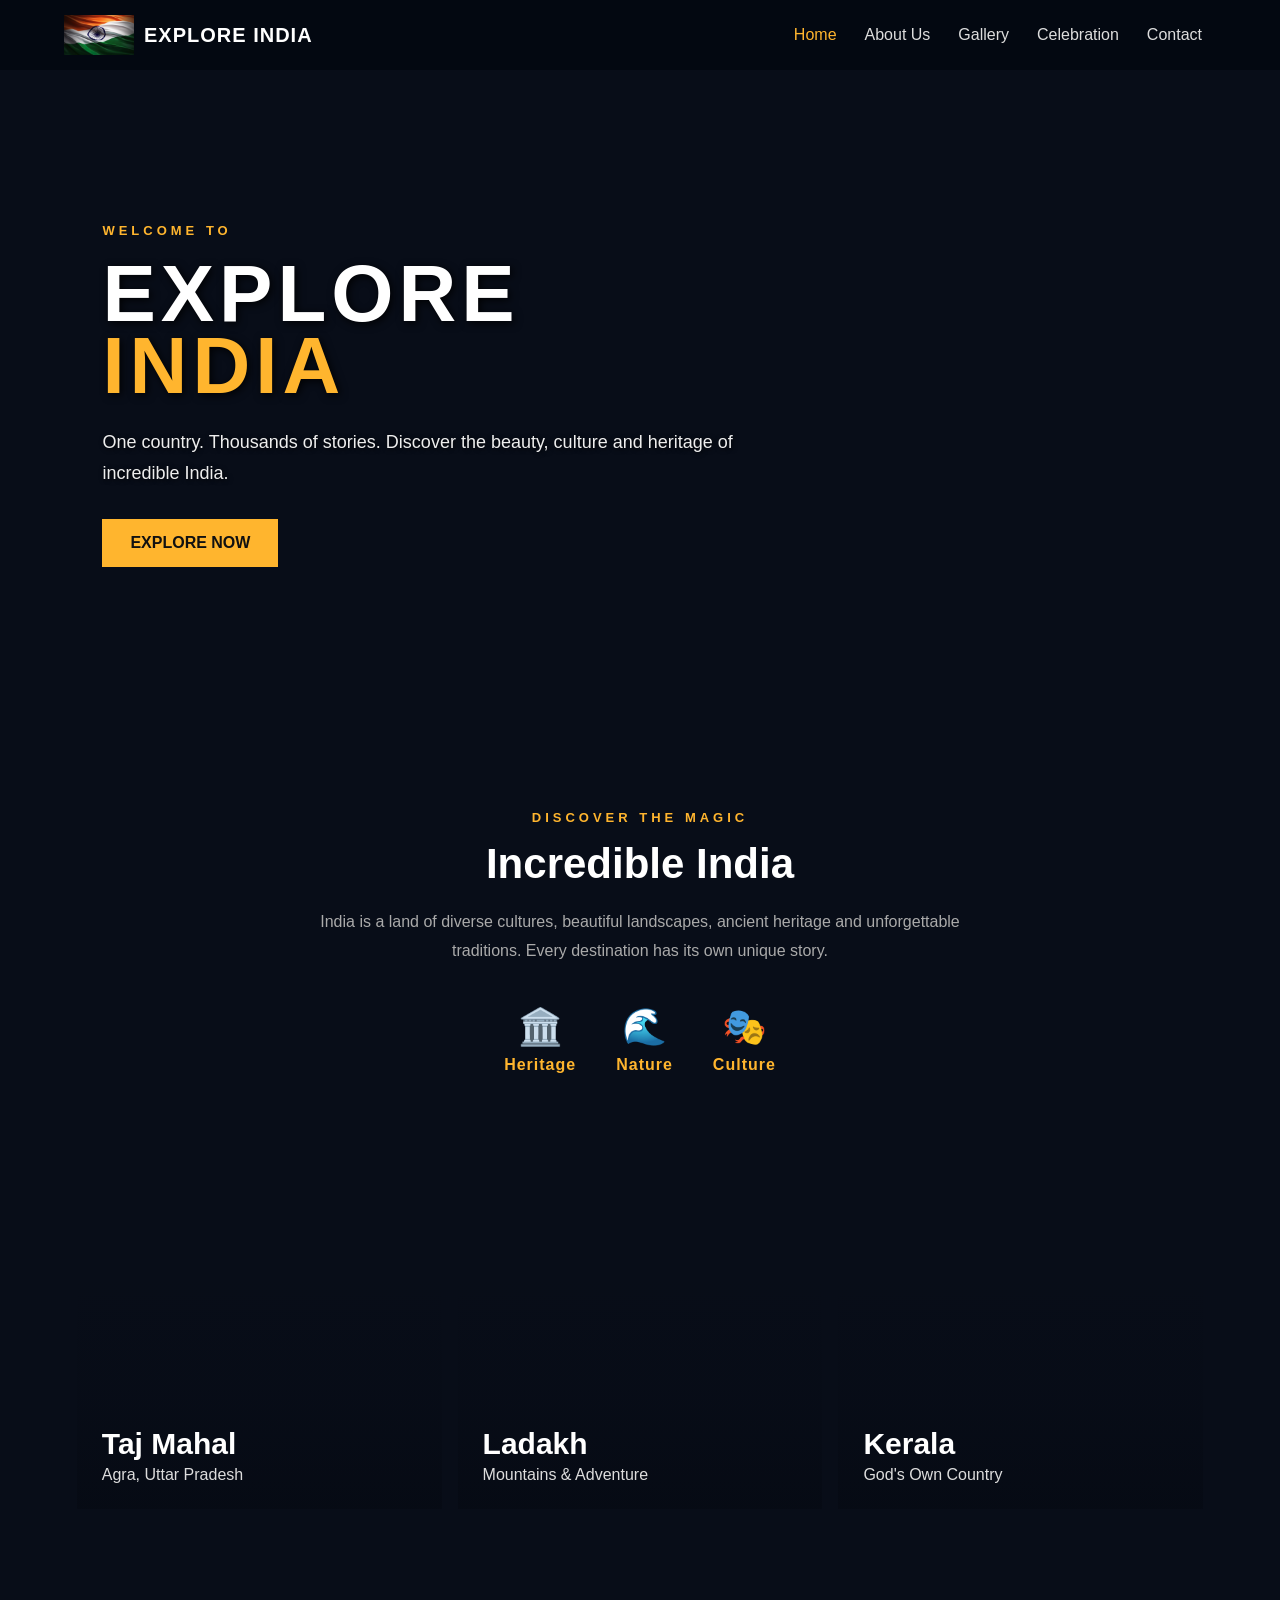
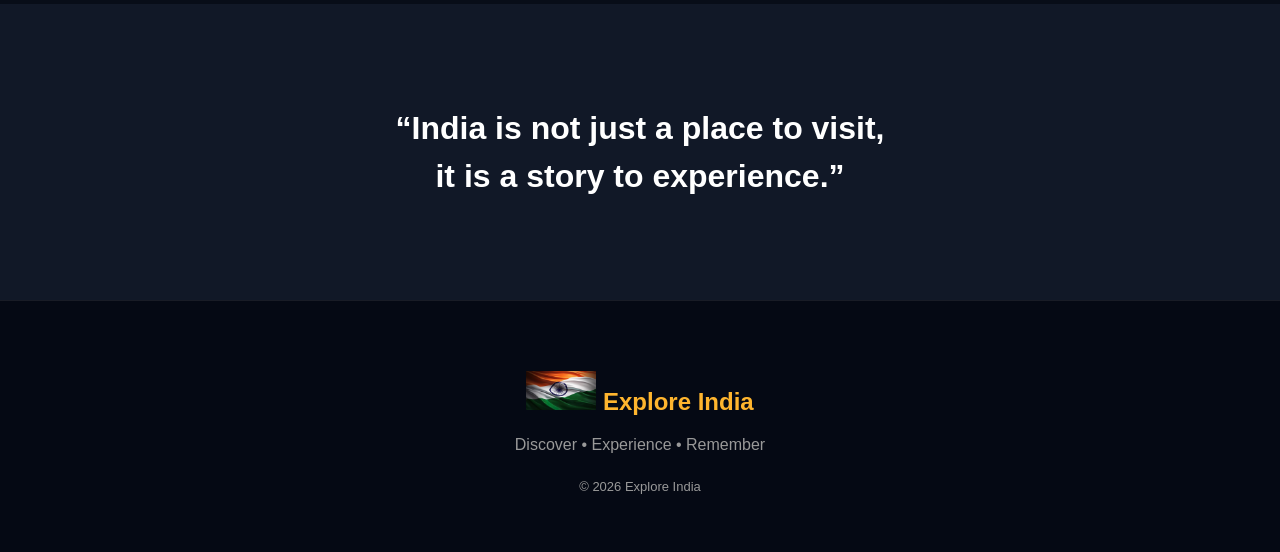
<file: index.html>
<!DOCTYPE html>
<html lang="en">
<head>
    <meta charset="UTF-8">
    <meta name="viewport" content="width=device-width, initial-scale=1.0">
    <meta name="description" content="Explore India's destinations, culture, heritage and traditions.">
    <title>Explore India</title>
    <link rel="stylesheet" href="w3.css">
    <link rel="stylesheet" href="style.css">
</head>
<body>
    <nav class="navbar" aria-label="Main navigation">
        <a class="logo" href="index.html"><img src="flag.jpg" width="70" alt="Indian flag">EXPLORE INDIA</a>
        <div class="nav-links">
            <a class="active" href="index.html" aria-current="page">Home</a>
            <a href="about.html">About Us</a>
            <a href="gallery.html">Gallery</a>
            <a href="celebration.html">Celebration</a>
            <a href="contact.html">Contact</a>
        </div>
    </nav>

    <main>
        <section class="hero">
            <video class="bg-video" autoplay muted loop playsinline aria-hidden="true">
                <source src="https://res.cloudinary.com/nxivxf77/video/upload/v1793941244/premmandir.mp4" type="video/mp4">
            </video>
            <div class="video-overlay" aria-hidden="true"></div>
            <div class="hero-content">
                <p class="small-title">WELCOME TO</p>
                <h1>EXPLORE<br><span>INDIA</span></h1>
                <p>One country. Thousands of stories. Discover the beauty, culture and heritage of incredible India.</p>
                <a href="gallery.html" class="explore-btn">EXPLORE NOW</a>
            </div>
        </section>

        <section class="intro w3-container">
            <p class="section-small">DISCOVER THE MAGIC</p>
            <h2>Incredible India</h2>
            <p class="intro-text">India is a land of diverse cultures, beautiful landscapes, ancient heritage and unforgettable traditions. Every destination has its own unique story.</p>
            <div class="intro-highlights">
                <div class="intro-item"><span aria-hidden="true">🏛️</span><h3>Heritage</h3></div>
                <div class="intro-item"><span aria-hidden="true">🌊</span><h3>Nature</h3></div>
                <div class="intro-item"><span aria-hidden="true">🎭</span><h3>Culture</h3></div>
            </div>
        </section>

        <section class="destination-section w3-container" aria-label="Featured destinations">
            <div class="w3-row-padding">
                <div class="w3-third"><article class="place-card">
                    <video autoplay muted loop playsinline class="card-video" aria-hidden="true"><source src="https://res.cloudinary.com/nxivxf77/video/upload/v1793941381/tajmahal.mp4" type="video/mp4"></video>
                    <div><h2>Taj Mahal</h2><p>Agra, Uttar Pradesh</p></div>
                </article></div>
                <div class="w3-third"><article class="place-card">
                    <video autoplay muted loop playsinline class="card-video" aria-hidden="true"><source src="https://res.cloudinary.com/nxivxf77/video/upload/v1793941648/ladakh.mp4" type="video/mp4"></video>
                    <div><h2>Ladakh</h2><p>Mountains &amp; Adventure</p></div>
                </article></div>
                <div class="w3-third"><article class="place-card">
                    <video autoplay muted loop playsinline class="card-video" aria-hidden="true"><source src="https://res.cloudinary.com/nxivxf77/video/upload/v1793941556/kerala.mp4" type="video/mp4"></video>
                    <div><h2>Kerala</h2><p>God's Own Country</p></div>
                </article></div>
            </div>
        </section>

        <section class="quote-section">
            <h2>“India is not just a place to visit,<br>it is a story to experience.”</h2>
        </section>
    </main>

    <footer>
        <h2><img src="flag.jpg" width="70" alt="Indian flag"> Explore India</h2>
        <p>Discover • Experience • Remember</p>
        <p class="copyright">© 2026 Explore India</p>
    </footer>
</body>
</html>
</file>
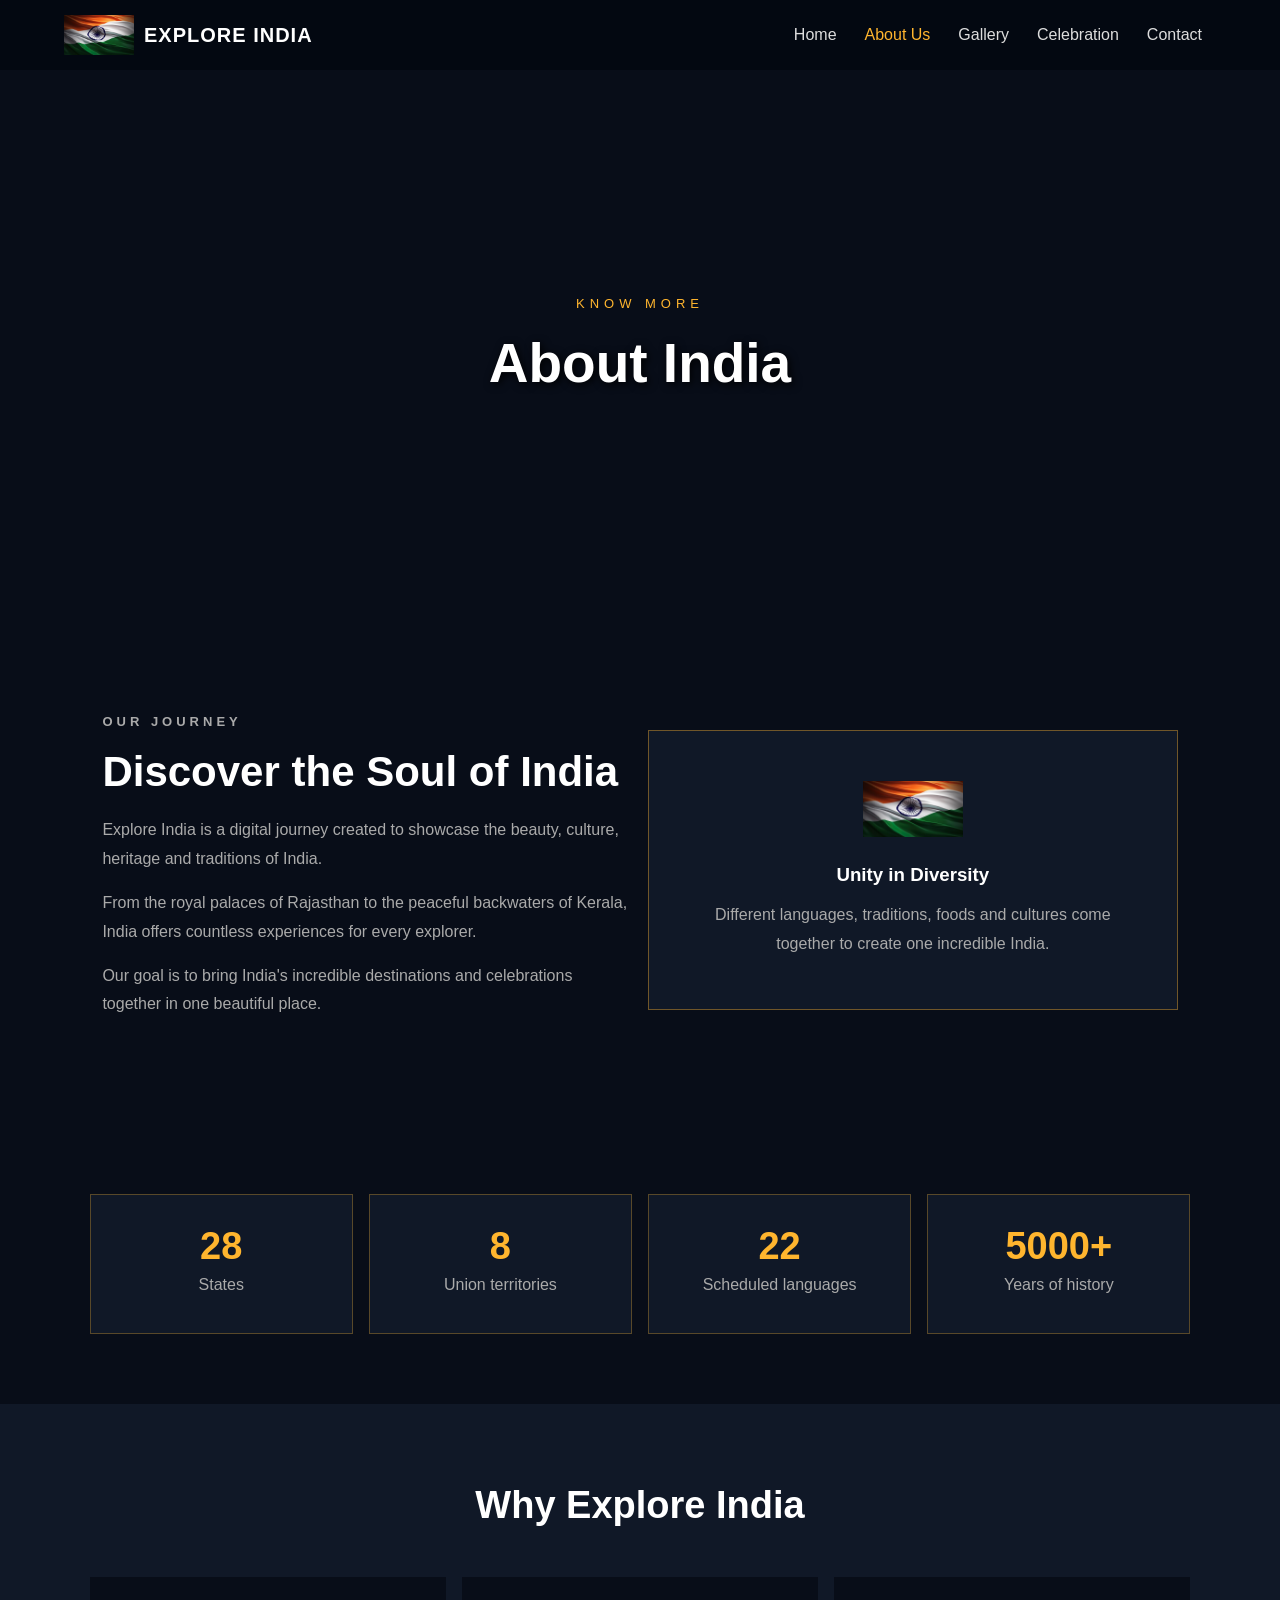
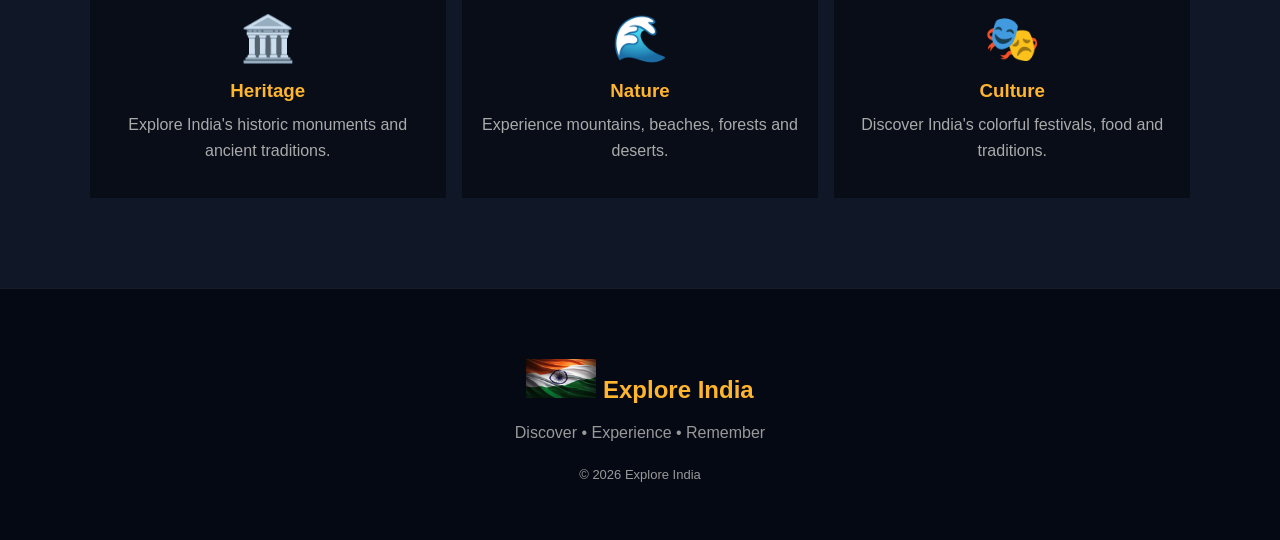
<file: about.html>
<!DOCTYPE html>
<html lang="en">
<head>
    <meta charset="UTF-8">
    <meta name="viewport" content="width=device-width, initial-scale=1.0">
    <meta name="description" content="Learn about India's diverse culture, history and heritage.">
    <title>Explore India | About Us</title>
    <link rel="stylesheet" href="w3.css">
    <link rel="stylesheet" href="style.css">
</head>
<body>
    <nav class="navbar" aria-label="Main navigation">
        <a class="logo" href="index.html"><img src="flag.jpg" width="70" alt="Indian flag">EXPLORE INDIA</a>
        <div class="nav-links">
            <a href="index.html">Home</a>
            <a class="active" href="about.html" aria-current="page">About Us</a>
            <a href="gallery.html">Gallery</a>
            <a href="celebration.html">Celebration</a>
            <a href="contact.html">Contact</a>
        </div>
    </nav>

    <main>
        <section class="page-header">
            <video autoplay muted loop playsinline class="bg-video" aria-hidden="true"><source src="https://res.cloudinary.com/nxivxf77/video/upload/v1793941338/tajmahal2.mp4" type="video/mp4"></video>
            <div class="header-overlay" aria-hidden="true"></div>
            <p>KNOW MORE</p>
            <h1>About India</h1>
        </section>

        <section class="about-section w3-container">
            <div class="w3-row-padding">
                <div class="w3-half">
                    <p class="section-small">OUR JOURNEY</p>
                    <h2>Discover the Soul of India</h2>
                    <p>Explore India is a digital journey created to showcase the beauty, culture, heritage and traditions of India.</p>
                    <p>From the royal palaces of Rajasthan to the peaceful backwaters of Kerala, India offers countless experiences for every explorer.</p>
                    <p>Our goal is to bring India's incredible destinations and celebrations together in one beautiful place.</p>
                </div>
                <div class="w3-half">
                    <div class="about-box">
                        <h3><img src="flag.jpg" width="100" alt="Indian flag"><br><br>Unity in Diversity</h3>
                        <p>Different languages, traditions, foods and cultures come together to create one incredible India.</p>
                    </div>
                </div>
            </div>
        </section>

        <section class="stats-section" aria-label="India facts">
            <div class="w3-row-padding">
                <div class="w3-quarter"><div class="stat-card"><h3>28</h3><p>States</p></div></div>
                <div class="w3-quarter"><div class="stat-card"><h3>8</h3><p>Union territories</p></div></div>
                <div class="w3-quarter"><div class="stat-card"><h3>22</h3><p>Scheduled languages</p></div></div>
                <div class="w3-quarter"><div class="stat-card"><h3>5000+</h3><p>Years of history</p></div></div>
            </div>
        </section>

        <section class="features">
            <h2>Why Explore India</h2>
            <div class="w3-row-padding">
                <div class="w3-third"><article class="feature-card"><span aria-hidden="true">🏛️</span><h3>Heritage</h3><p>Explore India's historic monuments and ancient traditions.</p></article></div>
                <div class="w3-third"><article class="feature-card"><span aria-hidden="true">🌊</span><h3>Nature</h3><p>Experience mountains, beaches, forests and deserts.</p></article></div>
                <div class="w3-third"><article class="feature-card"><span aria-hidden="true">🎭</span><h3>Culture</h3><p>Discover India's colorful festivals, food and traditions.</p></article></div>
            </div>
        </section>
    </main>

    <footer>
        <h2><img src="flag.jpg" width="70" alt="Indian flag"> Explore India</h2>
        <p>Discover • Experience • Remember</p>
        <p class="copyright">© 2026 Explore India</p>
    </footer>
</body>
</html>
</file>
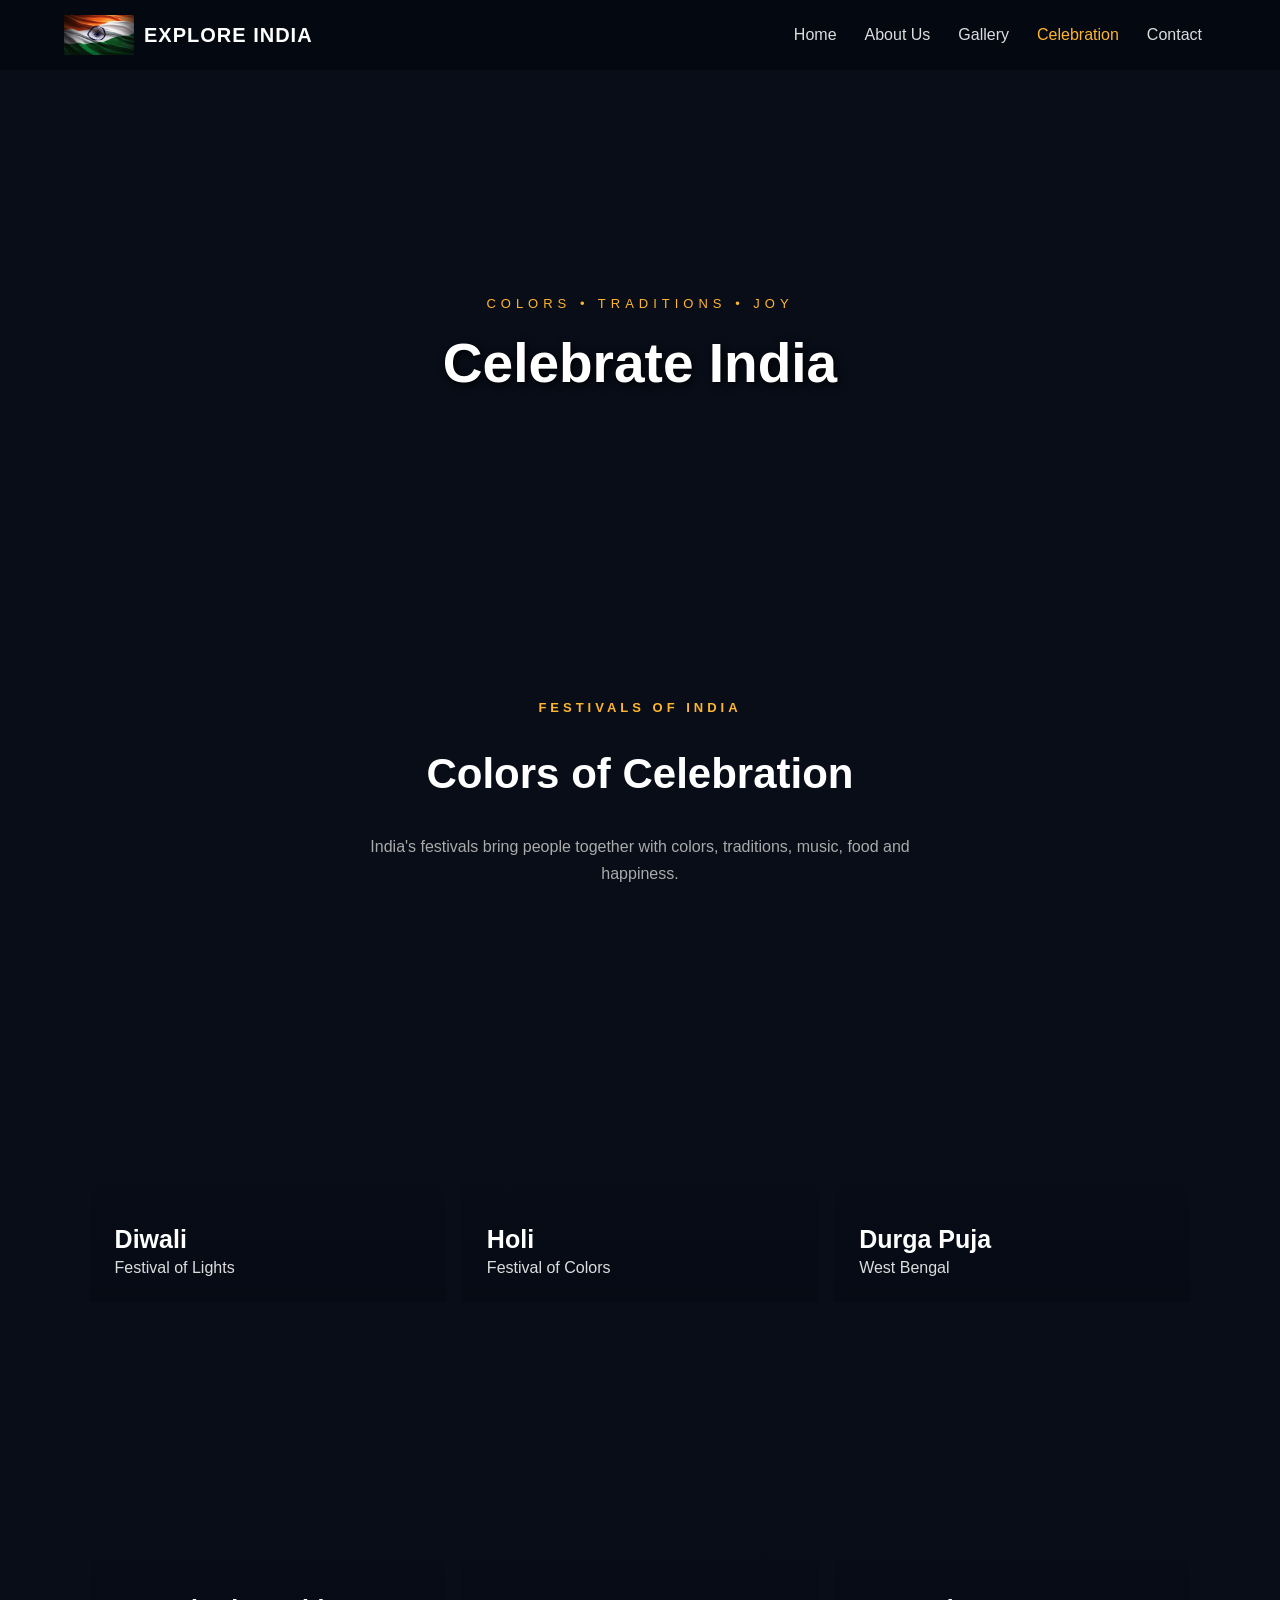
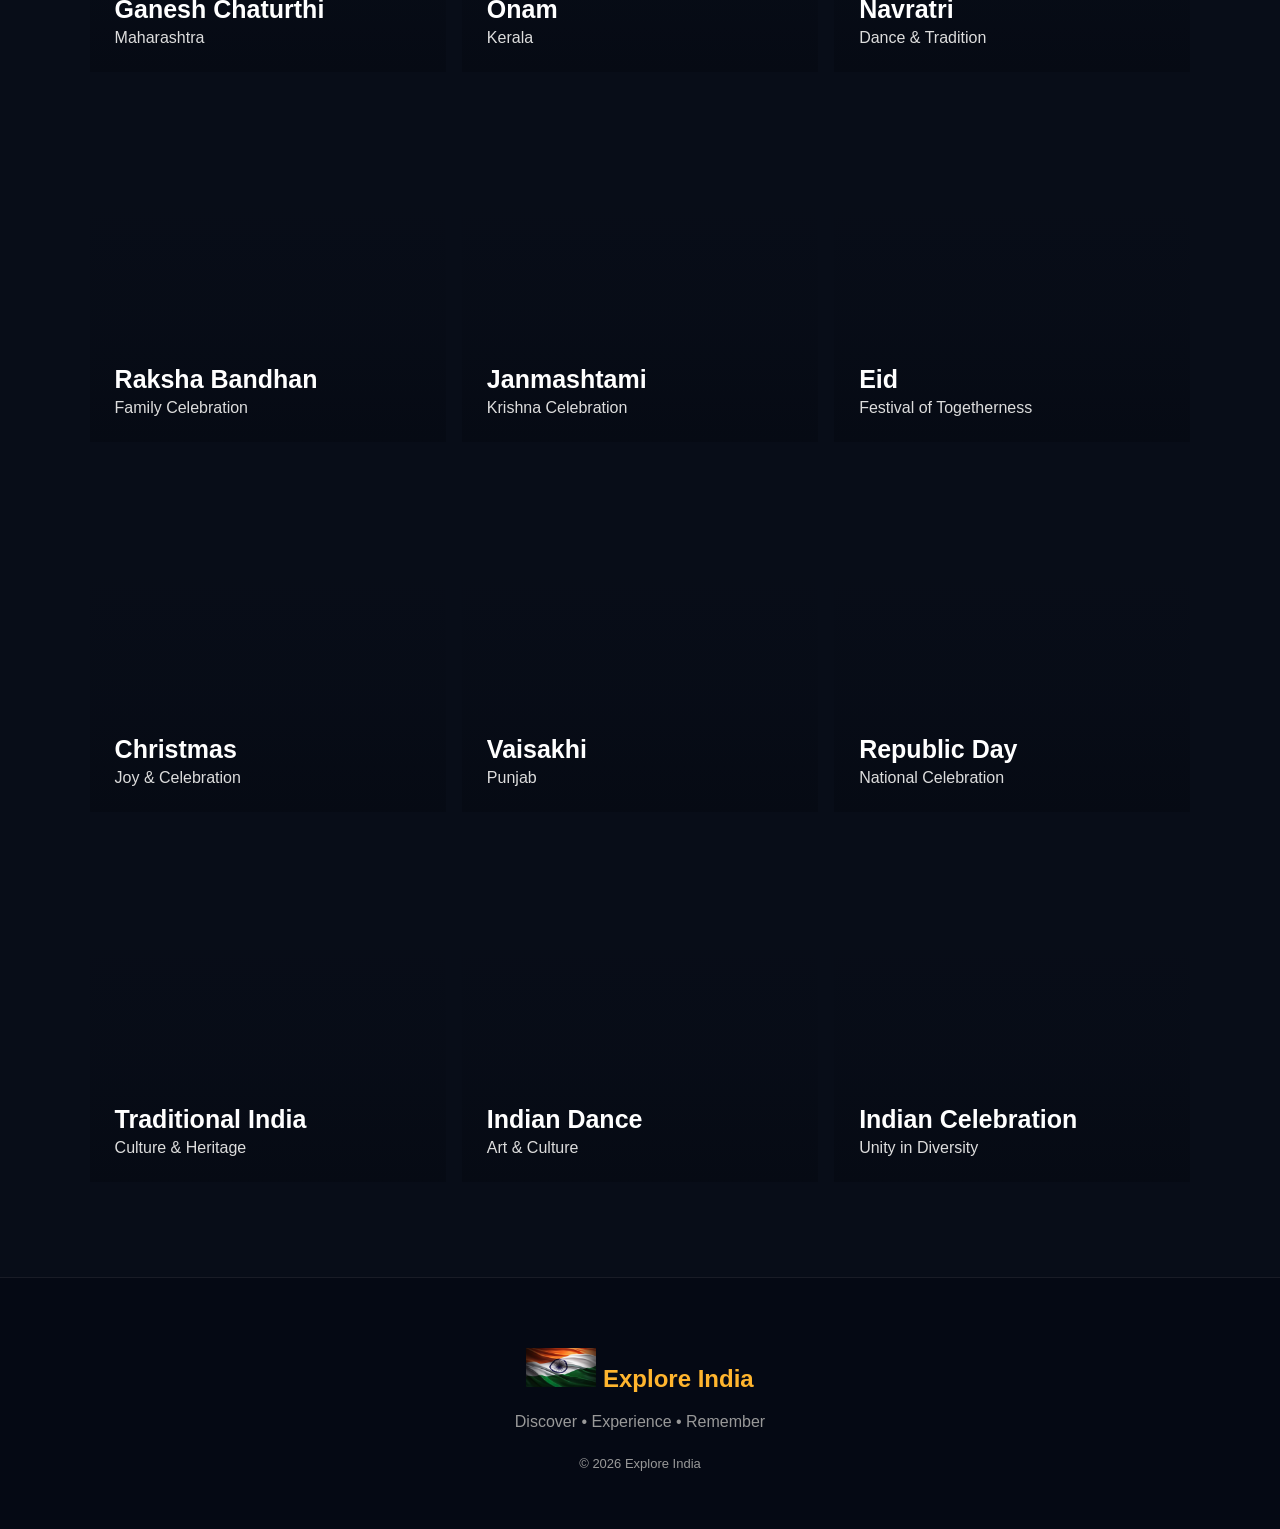
<file: celebration.html>
<!DOCTYPE html>
<html lang="en">
<head>
    <meta charset="UTF-8">
    <meta name="viewport" content="width=device-width, initial-scale=1.0">
    <meta name="description" content="Discover the festivals, celebrations and traditions of India.">
    <title>Explore India | Celebration</title>
    <link rel="stylesheet" href="w3.css">
    <link rel="stylesheet" href="style.css">
</head>
<body>
    <nav class="navbar" aria-label="Main navigation">
        <a class="logo" href="index.html"><img src="flag.jpg" width="70" alt="Indian flag">EXPLORE INDIA</a>
        <div class="nav-links">
            <a href="index.html">Home</a>
            <a href="about.html">About Us</a>
            <a href="gallery.html">Gallery</a>
            <a class="active" href="celebration.html" aria-current="page">Celebration</a>
            <a href="contact.html">Contact</a>
        </div>
    </nav>

    <main>
        <section class="page-header celebration-header">
            <video autoplay muted loop playsinline class="bg-video" aria-hidden="true"><source src="https://res.cloudinary.com/nxivxf77/video/upload/v1793941239/mahakumbh.mp4" type="video/mp4"></video>
            <div class="header-overlay" aria-hidden="true"></div>
            <p>COLORS • TRADITIONS • JOY</p>
            <h1>Celebrate India</h1>
        </section>

        <section class="festival-intro">
            <p class="section-small">FESTIVALS OF INDIA</p>
            <h2>Colors of Celebration</h2>
            <p>India's festivals bring people together with colors, traditions, music, food and happiness.</p>
        </section>

        <section class="festival-gallery w3-container" aria-label="Festivals and traditions">
            <div class="w3-row-padding">
                <div class="w3-col s12 m6 l4"><article class="festival-image"><video autoplay muted loop playsinline class="card-video" aria-hidden="true"><source src="https://res.cloudinary.com/nxivxf77/video/upload/v1793940822/diwali.mp4" type="video/mp4"></video><div><h2>Diwali</h2><p>Festival of Lights</p></div></article></div>
                <div class="w3-col s12 m6 l4"><article class="festival-image"><video autoplay muted loop playsinline class="card-video" aria-hidden="true"><source src="https://res.cloudinary.com/nxivxf77/video/upload/v1793941548/holi.mp4" type="video/mp4"></video><div><h2>Holi</h2><p>Festival of Colors</p></div></article></div>
                <div class="w3-col s12 m6 l4"><article class="festival-image"><video autoplay muted loop playsinline class="card-video" aria-hidden="true"><source src="https://res.cloudinary.com/nxivxf77/video/upload/v1793940862/durgapuja.mp4" type="video/mp4"></video><div><h2>Durga Puja</h2><p>West Bengal</p></div></article></div>
                <div class="w3-col s12 m6 l4"><article class="festival-image"><video autoplay muted loop playsinline class="card-video" aria-hidden="true"><source src="https://res.cloudinary.com/nxivxf77/video/upload/v1793940824/ganeshji.mp4" type="video/mp4"></video><div><h2>Ganesh Chaturthi</h2><p>Maharashtra</p></div></article></div>
                <div class="w3-col s12 m6 l4"><article class="festival-image"><video autoplay muted loop playsinline class="card-video" aria-hidden="true"><source src="https://res.cloudinary.com/nxivxf77/video/upload/v1793941634/onam.mp4" type="video/mp4"></video><div><h2>Onam</h2><p>Kerala</p></div></article></div>
                <div class="w3-col s12 m6 l4"><article class="festival-image"><video autoplay muted loop playsinline class="card-video" aria-hidden="true"><source src="https://res.cloudinary.com/nxivxf77/video/upload/v1793941292/navratri.mp4" type="video/mp4"></video><div><h2>Navratri</h2><p>Dance &amp; Tradition</p></div></article></div>
                <div class="w3-col s12 m6 l4"><article class="festival-image"><video autoplay muted loop playsinline class="card-video" aria-hidden="true"><source src="https://res.cloudinary.com/nxivxf77/video/upload/v1793941274/rakhi.mp4" type="video/mp4"></video><div><h2>Raksha Bandhan</h2><p>Family Celebration</p></div></article></div>
                <div class="w3-col s12 m6 l4"><article class="festival-image"><video autoplay muted loop playsinline class="card-video" aria-hidden="true"><source src="https://res.cloudinary.com/nxivxf77/video/upload/v1793941237/krishna.mp4" type="video/mp4"></video><div><h2>Janmashtami</h2><p>Krishna Celebration</p></div></article></div>
                <div class="w3-col s12 m6 l4"><article class="festival-image"><video autoplay muted loop playsinline class="card-video" aria-hidden="true"><source src="https://res.cloudinary.com/nxivxf77/video/upload/v1793940828/eid.mp4" type="video/mp4"></video><div><h2>Eid</h2><p>Festival of Togetherness</p></div></article></div>
                <div class="w3-col s12 m6 l4"><article class="festival-image"><video autoplay muted loop playsinline class="card-video" aria-hidden="true"><source src="https://res.cloudinary.com/nxivxf77/video/upload/v1793940827/christmas.mp4" type="video/mp4"></video><div><h2>Christmas</h2><p>Joy &amp; Celebration</p></div></article></div>
                <div class="w3-col s12 m6 l4"><article class="festival-image"><video autoplay muted loop playsinline class="card-video" aria-hidden="true"><source src="https://res.cloudinary.com/nxivxf77/video/upload/v1793941536/vaisakhi.mp4" type="video/mp4"></video><div><h2>Vaisakhi</h2><p>Punjab</p></div></article></div>
                <div class="w3-col s12 m6 l4"><article class="festival-image"><video autoplay muted loop playsinline class="card-video" aria-hidden="true"><source src="https://res.cloudinary.com/nxivxf77/video/upload/v1793940973/india.mp4" type="video/mp4"></video><div><h2>Republic Day</h2><p>National Celebration</p></div></article></div>
                <div class="w3-col s12 m6 l4"><article class="festival-image"><video autoplay muted loop playsinline class="card-video" aria-hidden="true"><source src="https://res.cloudinary.com/nxivxf77/video/upload/v1793941546/traditionindia.mp4" type="video/mp4"></video><div><h2>Traditional India</h2><p>Culture &amp; Heritage</p></div></article></div>
                <div class="w3-col s12 m6 l4"><article class="festival-image"><video autoplay muted loop playsinline class="card-video" aria-hidden="true"><source src="https://res.cloudinary.com/nxivxf77/video/upload/v1793941554/indiandance.mp4" type="video/mp4"></video><div><h2>Indian Dance</h2><p>Art &amp; Culture</p></div></article></div>
                <div class="w3-col s12 m6 l4"><article class="festival-image"><video autoplay muted loop playsinline class="card-video" aria-hidden="true"><source src="https://res.cloudinary.com/nxivxf77/video/upload/v1793940973/india.mp4" type="video/mp4"></video><div><h2>Indian Celebration</h2><p>Unity in Diversity</p></div></article></div>
            </div>
        </section>
    </main>

    <footer>
        <h2><img src="flag.jpg" width="70" alt="Indian flag"> Explore India</h2>
        <p>Discover • Experience • Remember</p>
        <p class="copyright">© 2026 Explore India</p>
    </footer>
</body>
</html>
</file>
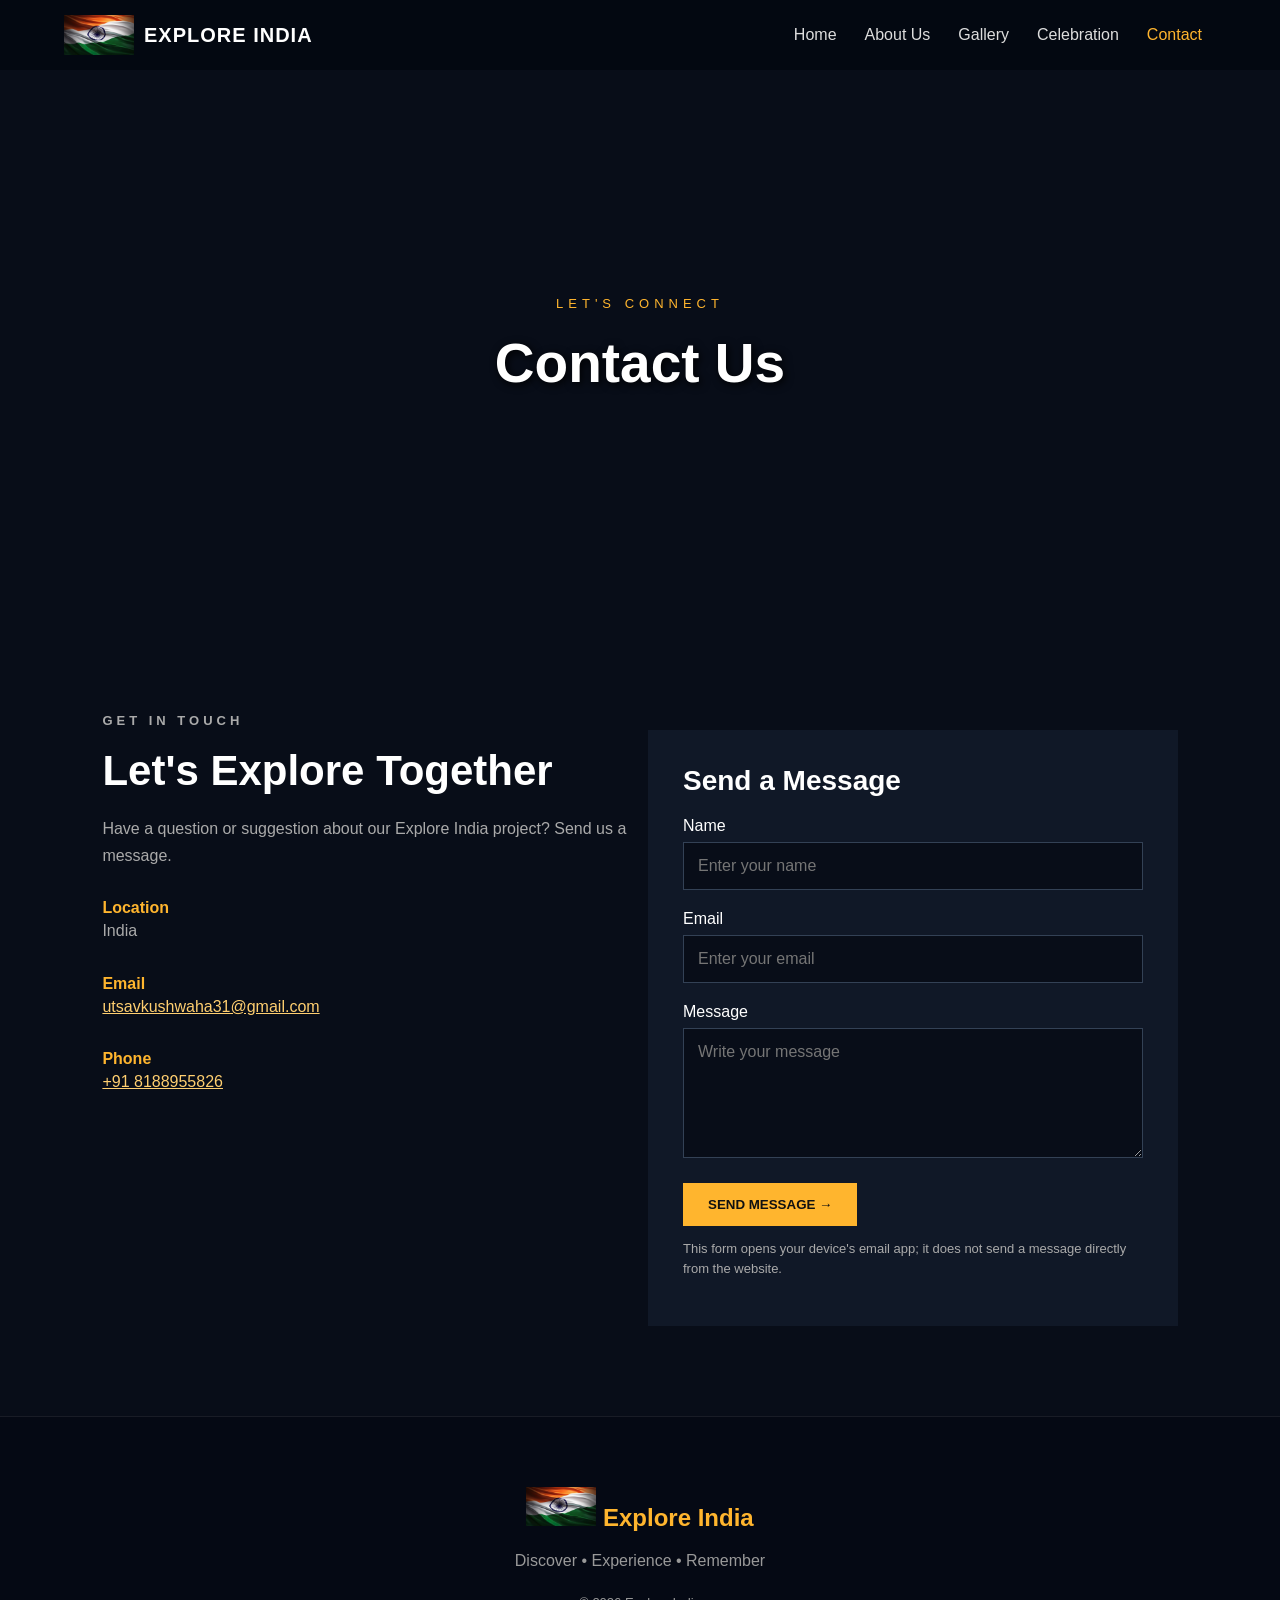
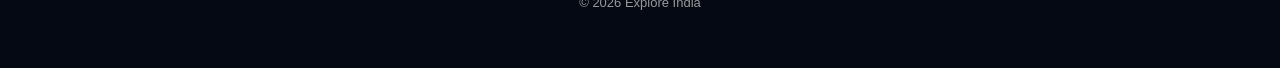
<file: contact.html>
<!DOCTYPE html>
<html lang="en">
<head>
    <meta charset="UTF-8">
    <meta name="viewport" content="width=device-width, initial-scale=1.0">
    <meta name="description" content="Contact the Explore India project with a question or suggestion.">
    <title>Explore India | Contact</title>
    <link rel="stylesheet" href="w3.css">
    <link rel="stylesheet" href="style.css">
</head>
<body>
    <nav class="navbar" aria-label="Main navigation">
        <a class="logo" href="index.html"><img src="flag.jpg" width="70" alt="Indian flag">EXPLORE INDIA</a>
        <div class="nav-links">
            <a href="index.html">Home</a>
            <a href="about.html">About Us</a>
            <a href="gallery.html">Gallery</a>
            <a href="celebration.html">Celebration</a>
            <a class="active" href="contact.html" aria-current="page">Contact</a>
        </div>
    </nav>

    <main>
        <section class="page-header">
            <video autoplay muted loop playsinline class="bg-video" aria-hidden="true"><source src="https://res.cloudinary.com/nxivxf77/video/upload/v1793941185/madhyamaheshwar.mp4" type="video/mp4"></video>
            <div class="header-overlay" aria-hidden="true"></div>
            <p>LET'S CONNECT</p>
            <h1>Contact Us</h1>
        </section>

        <section class="contact-section w3-container">
            <div class="w3-row-padding">
                <div class="w3-half contact-info">
                    <p class="section-small">GET IN TOUCH</p>
                    <h2>Let's Explore Together</h2>
                    <p>Have a question or suggestion about our Explore India project? Send us a message.</p>
                    <div class="contact-item"><strong>Location</strong><p>India</p></div>
                    <div class="contact-item"><strong>Email</strong><p><a href="mailto:utsavkushwaha31@gmail.com">utsavkushwaha31@gmail.com</a></p></div>
                    <div class="contact-item"><strong>Phone</strong><p><a href="tel:+918188955826">+91 8188955826</a></p></div>
                </div>
                <div class="w3-half">
                    <form class="contact-form" action="mailto:utsavkushwaha31@gmail.com" method="post" enctype="text/plain">
                        <h3>Send a Message</h3>
                        <label for="contact-name">Name</label>
                        <input class="w3-input" id="contact-name" name="name" type="text" placeholder="Enter your name" autocomplete="name" required>
                        <label for="contact-email">Email</label>
                        <input class="w3-input" id="contact-email" name="email" type="email" placeholder="Enter your email" autocomplete="email" required>
                        <label for="contact-message">Message</label>
                        <textarea class="w3-input" id="contact-message" name="message" placeholder="Write your message" required></textarea>
                        <button class="send-btn" type="submit">SEND MESSAGE →</button>
                        <p class="form-note">This form opens your device's email app; it does not send a message directly from the website.</p>
                    </form>
                </div>
            </div>
        </section>
    </main>

    <footer>
        <h2><img src="flag.jpg" width="70" alt="Indian flag"> Explore India</h2>
        <p>Discover • Experience • Remember</p>
        <p class="copyright">© 2026 Explore India</p>
    </footer>
</body>
</html>
</file>
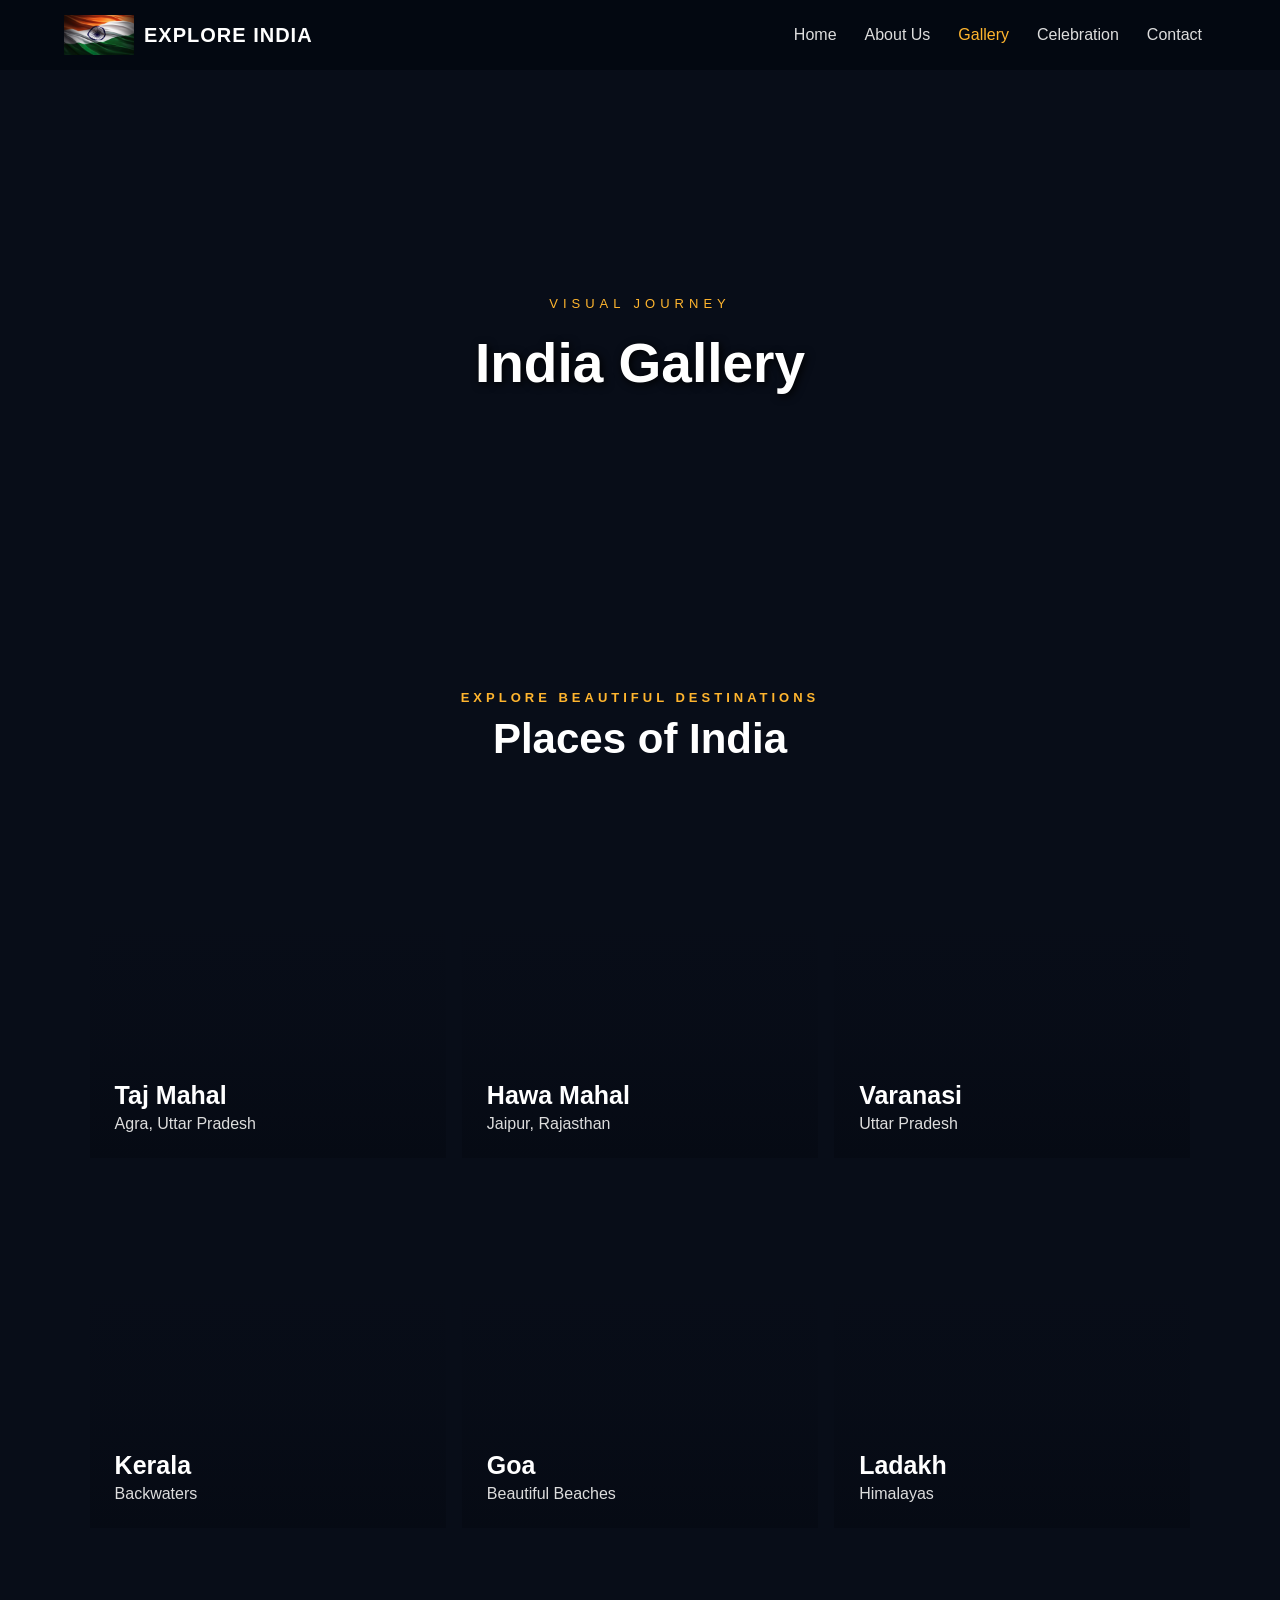
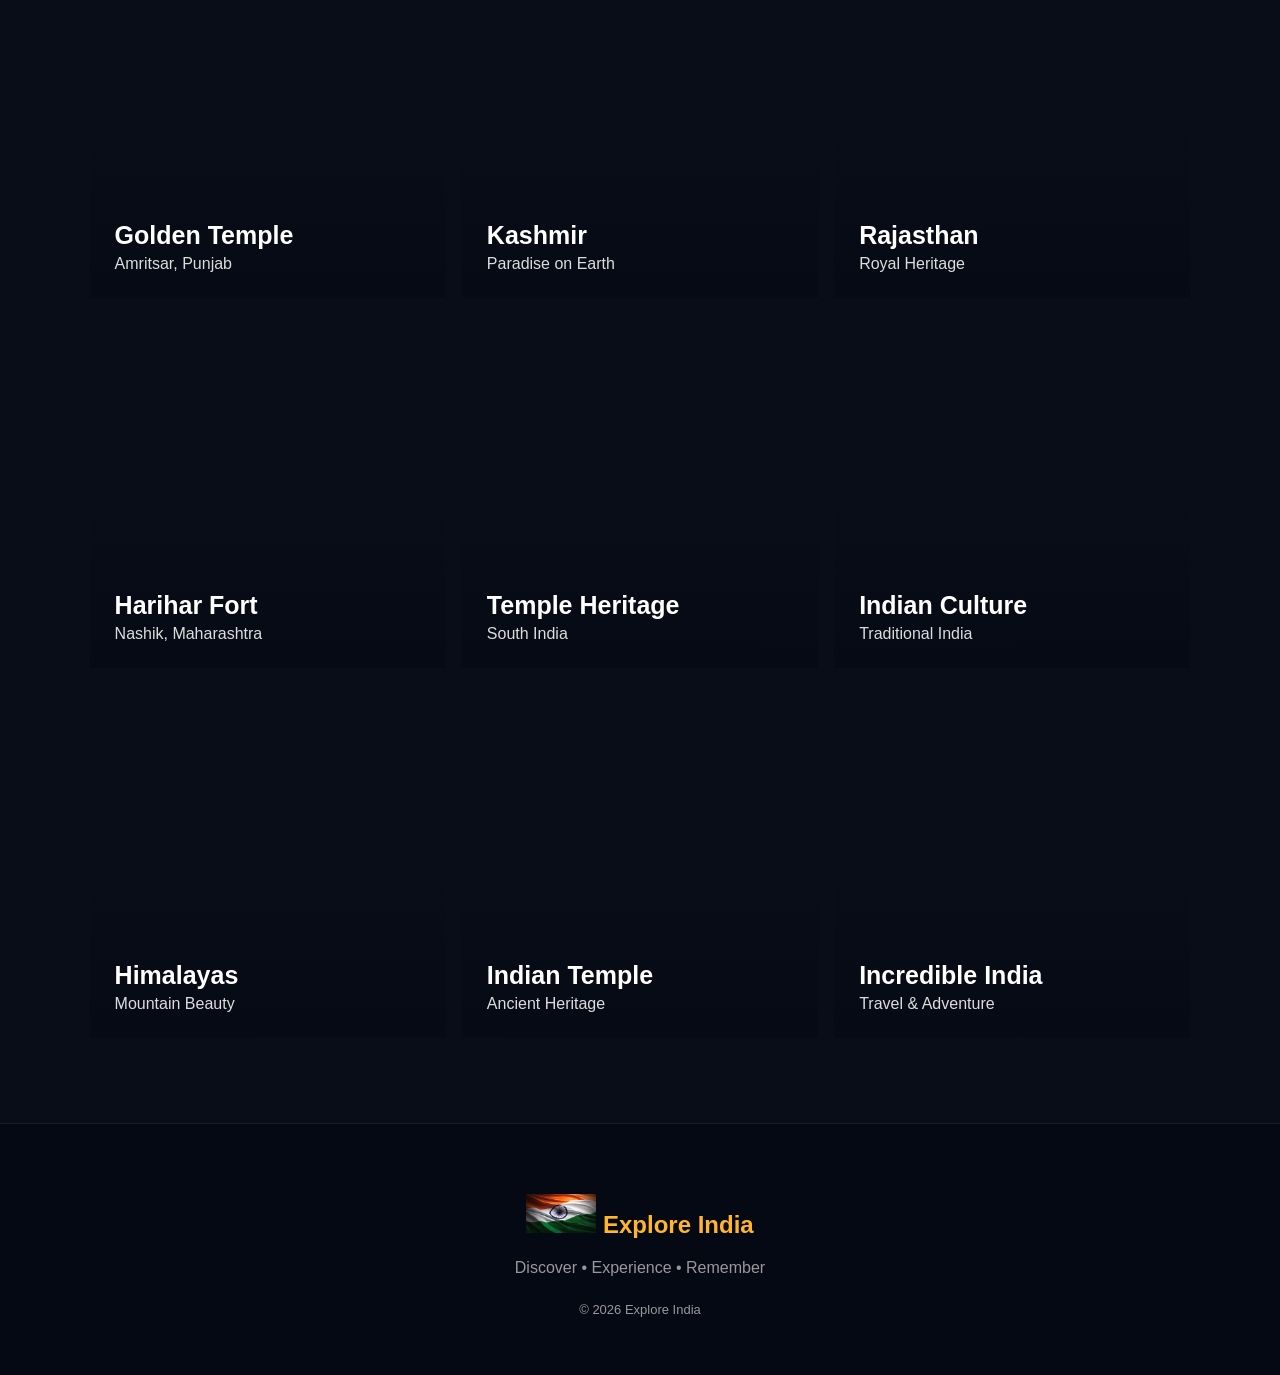
<file: gallery.html>
<!DOCTYPE html>
<html lang="en">
<head>
    <meta charset="UTF-8">
    <meta name="viewport" content="width=device-width, initial-scale=1.0">
    <meta name="description" content="Take a visual journey through India's beautiful destinations.">
    <title>Explore India | Gallery</title>
    <link rel="stylesheet" href="w3.css">
    <link rel="stylesheet" href="style.css">
</head>
<body>
    <nav class="navbar" aria-label="Main navigation">
        <a class="logo" href="index.html"><img src="flag.jpg" width="70" alt="Indian flag">EXPLORE INDIA</a>
        <div class="nav-links">
            <a href="index.html">Home</a>
            <a href="about.html">About Us</a>
            <a class="active" href="gallery.html" aria-current="page">Gallery</a>
            <a href="celebration.html">Celebration</a>
            <a href="contact.html">Contact</a>
        </div>
    </nav>

    <main>
        <section class="page-header gallery-header">
            <video autoplay muted loop playsinline class="bg-video" aria-hidden="true"><source src="https://res.cloudinary.com/nxivxf77/video/upload/v1793941234/nature.mp4" type="video/mp4"></video>
            <div class="header-overlay" aria-hidden="true"></div>
            <p>VISUAL JOURNEY</p>
            <h1>India Gallery</h1>
        </section>

        <section class="gallery-section w3-container">
            <p class="section-small center">EXPLORE BEAUTIFUL DESTINATIONS</p>
            <h2 class="gallery-title">Places of India</h2>
            <div class="w3-row-padding gallery-grid">
                <div class="w3-third gallery-item"><article class="gallery-card"><video autoplay muted loop playsinline class="card-video" aria-hidden="true"><source src="https://res.cloudinary.com/nxivxf77/video/upload/v1793941338/tajmahal2.mp4" type="video/mp4"></video><div class="gallery-text"><h3>Taj Mahal</h3><p>Agra, Uttar Pradesh</p></div></article></div>
                <div class="w3-third gallery-item"><article class="gallery-card"><video autoplay muted loop playsinline class="card-video" aria-hidden="true"><source src="https://res.cloudinary.com/nxivxf77/video/upload/v1793940913/hawamahal.mp4" type="video/mp4"></video><div class="gallery-text"><h3>Hawa Mahal</h3><p>Jaipur, Rajasthan</p></div></article></div>
                <div class="w3-third gallery-item"><article class="gallery-card"><video autoplay muted loop playsinline class="card-video" aria-hidden="true"><source src="https://res.cloudinary.com/nxivxf77/video/upload/v1793940822/banaras.mp4" type="video/mp4"></video><div class="gallery-text"><h3>Varanasi</h3><p>Uttar Pradesh</p></div></article></div>
                <div class="w3-third gallery-item"><article class="gallery-card"><video autoplay muted loop playsinline class="card-video" aria-hidden="true"><source src="https://res.cloudinary.com/nxivxf77/video/upload/v1793941077/kerela2.mp4" type="video/mp4"></video><div class="gallery-text"><h3>Kerala</h3><p>Backwaters</p></div></article></div>
                <div class="w3-third gallery-item"><article class="gallery-card"><video autoplay muted loop playsinline class="card-video" aria-hidden="true"><source src="https://res.cloudinary.com/nxivxf77/video/upload/v1793940832/goa.mp4" type="video/mp4"></video><div class="gallery-text"><h3>Goa</h3><p>Beautiful Beaches</p></div></article></div>
                <div class="w3-third gallery-item"><article class="gallery-card"><video autoplay muted loop playsinline class="card-video" aria-hidden="true"><source src="https://res.cloudinary.com/nxivxf77/video/upload/v1793941648/ladakh.mp4" type="video/mp4"></video><div class="gallery-text"><h3>Ladakh</h3><p>Himalayas</p></div></article></div>
                <div class="w3-third gallery-item"><article class="gallery-card"><video autoplay muted loop playsinline class="card-video" aria-hidden="true"><source src="https://res.cloudinary.com/nxivxf77/video/upload/v1793940906/goldentemple.mp4" type="video/mp4"></video><div class="gallery-text"><h3>Golden Temple</h3><p>Amritsar, Punjab</p></div></article></div>
                <div class="w3-third gallery-item"><article class="gallery-card"><video autoplay muted loop playsinline class="card-video" aria-hidden="true"><source src="https://res.cloudinary.com/nxivxf77/video/upload/v1793941045/kashmir.mp4" type="video/mp4"></video><div class="gallery-text"><h3>Kashmir</h3><p>Paradise on Earth</p></div></article></div>
                <div class="w3-third gallery-item"><article class="gallery-card"><video autoplay muted loop playsinline class="card-video" aria-hidden="true"><source src="https://res.cloudinary.com/nxivxf77/video/upload/v1793941243/rajasthan.mp4" type="video/mp4"></video><div class="gallery-text"><h3>Rajasthan</h3><p>Royal Heritage</p></div></article></div>
                <div class="w3-third gallery-item"><article class="gallery-card"><video autoplay muted loop playsinline class="card-video" aria-hidden="true"><source src="https://res.cloudinary.com/nxivxf77/video/upload/v1793940832/hariharfort.mp4" type="video/mp4"></video><div class="gallery-text"><h3>Harihar Fort</h3><p>Nashik, Maharashtra</p></div></article></div>
                <div class="w3-third gallery-item"><article class="gallery-card"><video autoplay muted loop playsinline class="card-video" aria-hidden="true"><source src="https://res.cloudinary.com/nxivxf77/video/upload/v1793941458/templeofheritage.mp4" type="video/mp4"></video><div class="gallery-text"><h3>Temple Heritage</h3><p>South India</p></div></article></div>
                <div class="w3-third gallery-item"><article class="gallery-card"><video autoplay muted loop playsinline class="card-video" aria-hidden="true"><source src="https://res.cloudinary.com/nxivxf77/video/upload/v1793941546/traditionindia.mp4" type="video/mp4"></video><div class="gallery-text"><h3>Indian Culture</h3><p>Traditional India</p></div></article></div>
                <div class="w3-third gallery-item"><article class="gallery-card"><video autoplay muted loop playsinline class="card-video" aria-hidden="true"><source src="https://res.cloudinary.com/nxivxf77/video/upload/v1793941017/himalayas.mp4" type="video/mp4"></video><div class="gallery-text"><h3>Himalayas</h3><p>Mountain Beauty</p></div></article></div>
                <div class="w3-third gallery-item"><article class="gallery-card"><video autoplay muted loop playsinline class="card-video" aria-hidden="true"><source src="https://res.cloudinary.com/nxivxf77/video/upload/v1793940986/indiantemple.mp4" type="video/mp4"></video><div class="gallery-text"><h3>Indian Temple</h3><p>Ancient Heritage</p></div></article></div>
                <div class="w3-third gallery-item"><article class="gallery-card"><video autoplay muted loop playsinline class="card-video" aria-hidden="true"><source src="https://res.cloudinary.com/nxivxf77/video/upload/v1793941017/himalayas.mp4" type="video/mp4"></video><div class="gallery-text"><h3>Incredible India</h3><p>Travel &amp; Adventure</p></div></article></div>
            </div>
        </section>
    </main>

    <footer>
        <h2><img src="flag.jpg" width="70" alt="Indian flag"> Explore India</h2>
        <p>Discover • Experience • Remember</p>
        <p class="copyright">© 2026 Explore India</p>
    </footer>
</body>
</html>
</file>
<file: style.css>
/* Explore India site styles */
* { box-sizing: border-box; }
html { scroll-behavior: smooth; overflow-x: hidden; }
body { margin: 0; padding-top: 70px; font-family: Arial, sans-serif; background: #080d18; color: #fff; }
img, video { max-width: 100%; }
a { color: inherit; }

/* Shared navigation */
.navbar { position: fixed; inset: 0 0 auto; z-index: 20; min-height: 70px; background: rgba(4,9,18,.98); display: flex; align-items: center; justify-content: space-between; gap: 16px; padding: 0 5%; }
.logo { display: flex; align-items: center; gap: 10px; color: #fff; font-size: 20px; font-weight: bold; letter-spacing: 1px; white-space: nowrap; text-decoration: none; }
.logo img { width: 70px; height: auto; }
.nav-links { display: flex; flex-wrap: wrap; justify-content: flex-end; }
.nav-links a { color: #ddd; text-decoration: none; padding: 25px 14px; white-space: nowrap; transition: color .3s; }
.nav-links a:hover, .nav-links a.active { color: #ffb52e; }
.nav-links a:focus-visible, .logo:focus-visible, .explore-btn:focus-visible, .send-btn:focus-visible { outline: 2px solid #ffb52e; outline-offset: 3px; }

/* Home hero */
.hero { min-height: 650px; display: flex; align-items: center; padding: 60px 8%; position: relative; overflow: hidden; }
.bg-video { position: absolute; inset: 0; width: 100%; height: 100%; object-fit: cover; z-index: 0; filter: brightness(1.3) saturate(1.12); }
.video-overlay { position: absolute; inset: 0; background: transparent; z-index: 1; pointer-events: none; }
.hero-content { max-width: 650px; position: relative; z-index: 2; }
.small-title, .section-small { color: #ffb52e; letter-spacing: 4px; font-size: 13px; font-weight: bold; margin: 0 0 10px; }
.hero h1 { font-size: 80px; line-height: .9; margin: 20px 0 25px; letter-spacing: 5px; text-shadow: 2px 2px 8px rgba(0,0,0,.9); }
.hero h1 span { color: #ffb52e; }
.hero-content > p:not(.small-title) { color: #eee; font-size: 18px; line-height: 1.7; margin: 0 0 10px; text-shadow: 1px 1px 5px rgba(0,0,0,.9); }
.explore-btn { display: inline-block; margin-top: 20px; padding: 15px 28px; background: #ffb52e; color: #111; text-decoration: none; font-weight: bold; transition: .3s; }
.explore-btn:hover { background: #fff; transform: translateY(-3px); }

/* Home introduction and destination cards */
.intro { text-align: center; padding: 90px 10% 50px; }
.intro h2, .about-section h2, .contact-section h2 { font-size: 42px; margin: 15px 0 20px; }
.intro-text { max-width: 700px; margin: 0 auto; color: #aaa; line-height: 1.8; }
.intro-highlights { display: flex; justify-content: center; gap: 40px; margin-top: 40px; flex-wrap: wrap; }
.intro-item { text-align: center; }
.intro-item span { display: block; font-size: 36px; margin-bottom: 8px; }
.intro-item h3 { margin: 0; color: #ffb52e; font-size: 16px; letter-spacing: 1px; }
.destination-section { padding: 20px 6% 80px; }
.place-card { height: 350px; margin: 15px 0; display: flex; align-items: flex-end; padding: 25px; position: relative; overflow: hidden; }
.card-video { position: absolute; inset: 0; width: 100%; height: 100%; object-fit: cover; z-index: 0; filter: brightness(1.18) saturate(1.12); }
.place-card::after { content: ""; position: absolute; inset: 0; background: linear-gradient(180deg, rgba(5,9,18,.02) 35%, rgba(5,9,18,.18) 68%, rgba(5,9,18,.62) 100%); z-index: 1; pointer-events: none; }
.place-card > div { position: relative; z-index: 2; }
.place-card h2 { font-size: 30px; margin: 0; }
.place-card p { color: #ddd; margin: 5px 0 0; }
.quote-section { padding: 100px 20px; text-align: center; background: #111827; }
.quote-section h2 { font-size: 32px; line-height: 1.5; margin: 0; }

/* Inner page headers */
.page-header { min-height: 550px; display: flex; flex-direction: column; justify-content: center; align-items: center; text-align: center; position: relative; overflow: hidden; background: transparent; }
.page-header .bg-video { z-index: 0; }
.page-header .header-overlay { position: absolute; inset: 0; background: transparent; z-index: 1; pointer-events: none; }
.page-header p, .page-header h1 { position: relative; z-index: 2; }
.page-header p { color: #ffb52e; letter-spacing: 5px; font-size: 13px; margin: 0 0 10px; }
.page-header h1 { font-size: 55px; margin: 10px 0 0; color: #fff; text-shadow: 2px 2px 8px #000; }

/* About page */
.about-section { padding: 90px 8%; }
.about-section p { color: #aaa; line-height: 1.8; margin: 0 0 15px; }
.about-box { padding: 50px; margin: 20px 0; text-align: center; border: 1px solid rgba(255,181,46,.4); background: #101827; font-size: 16px; }
.about-box img { height: auto; }
.about-box h3 { margin: 0 0 15px; }
.about-box p { margin: 0; }
.features { background: #101827; padding: 80px 7%; text-align: center; }
.features > h2 { font-size: 38px; margin: 0 0 40px; }
.feature-card { padding: 35px 20px; margin: 10px 0; background: #080d18; min-height: 220px; }
.feature-card span { font-size: 45px; }
.feature-card h3 { color: #ffb52e; margin: 15px 0 10px; }
.feature-card p { color: #aaa; line-height: 1.6; margin: 0; }

/* Gallery and festival cards */
.gallery-section { padding: 70px 7%; }
.gallery-title { text-align: center; font-size: 42px; margin: 0 0 40px; }
.center { text-align: center; }
.gallery-card, .festival-image { height: 340px; margin: 15px 0; position: relative; display: flex; align-items: flex-end; padding: 25px; overflow: hidden; transition: transform .3s; }
.gallery-card:hover, .festival-image:hover { transform: translateY(-5px); }
.gallery-card::after, .festival-image::after { content: ""; position: absolute; inset: 0; background: linear-gradient(180deg, rgba(5,9,18,.02) 30%, rgba(5,9,18,.18) 62%, rgba(5,9,18,.68) 100%); z-index: 1; pointer-events: none; }
.gallery-text, .festival-image > div { position: relative; z-index: 2; }
.gallery-text h3, .festival-image h2 { margin: 0; font-size: 25px; }
.gallery-text p, .festival-image p { color: #ddd; margin: 5px 0 0; }
.celebration-header { position: relative; }
.festival-intro { text-align: center; padding: 80px 20px 40px; }
.festival-intro h2 { font-size: 42px; }
.festival-intro > p:last-child { color: #aaa; max-width: 600px; margin: 15px auto 0; line-height: 1.7; }
.festival-gallery { padding: 20px 7% 80px; }

/* Contact page */
.contact-section { padding: 90px 8%; }
.contact-info p { color: #aaa; line-height: 1.7; margin: 0 0 15px; }
.contact-info a { color: #ffcf70; }
.contact-item { margin-top: 30px; }
.contact-item strong { color: #ffb52e; }
.contact-form { background: #101827; padding: 35px; margin-top: 20px; }
.contact-form h3 { font-size: 28px; margin: 0 0 10px; }
.contact-form label { display: block; margin: 20px 0 7px; }
.contact-form input, .contact-form textarea { display: block; background: #080d18; color: #fff; border: 1px solid #334155; padding: 14px; width: 100%; font: inherit; }
.contact-form textarea { min-height: 130px; resize: vertical; }
.contact-form input:focus, .contact-form textarea:focus { border-color: #ffb52e; outline: 2px solid rgba(255,181,46,.25); }
.form-note { color: #aaa; font-size: 13px; line-height: 1.5; }
.send-btn { margin-top: 25px; padding: 14px 25px; background: #ffb52e; color: #111; border: 0; font-weight: bold; cursor: pointer; transition: .3s; }
.send-btn:hover { background: #fff; transform: translateY(-3px); }

/* Statistics and footer */
.stats-section { padding: 60px 7%; text-align: center; background: #080d18; }
.stat-card { padding: 30px 15px; margin: 10px 0; background: #101827; border: 1px solid rgba(255,181,46,.3); min-height: 140px; }
.stat-card h3 { font-size: 38px; color: #ffb52e; margin: 0; }
.stat-card p { color: #aaa; margin: 8px 0 0; }
footer { text-align: center; padding: 50px 20px; background: #050914; border-top: 1px solid rgba(255,255,255,.08); }
footer h2 { color: #ffb52e; font-size: 24px; }
footer p { color: #999; margin: 8px 0; }
footer img { height: auto; }
.copyright { font-size: 13px; margin-top: 25px; }

@media (max-width: 700px) {
    body { padding-top: 116px; }
    .navbar { flex-direction: column; justify-content: center; gap: 0; padding: 8px 10px; }
    .logo { justify-content: center; padding-bottom: 6px; font-size: 17px; }
    .logo img { width: 42px; }
    .nav-links { justify-content: center; width: 100%; }
    .nav-links a { padding: 8px 7px; font-size: 12px; }
    .hero { min-height: 550px; padding: 40px 7%; }
    .hero h1 { font-size: 50px; }
    .hero-content > p:not(.small-title) { font-size: 16px; }
    .page-header { min-height: 420px; }
    .page-header h1 { font-size: 38px; }
    .intro h2, .about-section h2, .contact-section h2, .festival-intro h2, .gallery-title { font-size: 30px; }
    .contact-form { margin-top: 30px; padding: 25px 20px; }
    .stat-card h3 { font-size: 32px; }
    .intro-highlights { gap: 25px; }
    .quote-section h2 { font-size: 22px; }
    .place-card, .gallery-card, .festival-image { height: 280px; }
    .about-box { padding: 30px 20px; }
    .about-section, .contact-section { padding: 60px 5%; }
    .features, .gallery-section, .festival-gallery { padding-left: 5%; padding-right: 5%; }
}
@media (prefers-reduced-motion: reduce) {
    html { scroll-behavior: auto; }
    *, *::before, *::after { transition-duration: .01ms !important; }
}
</file>
